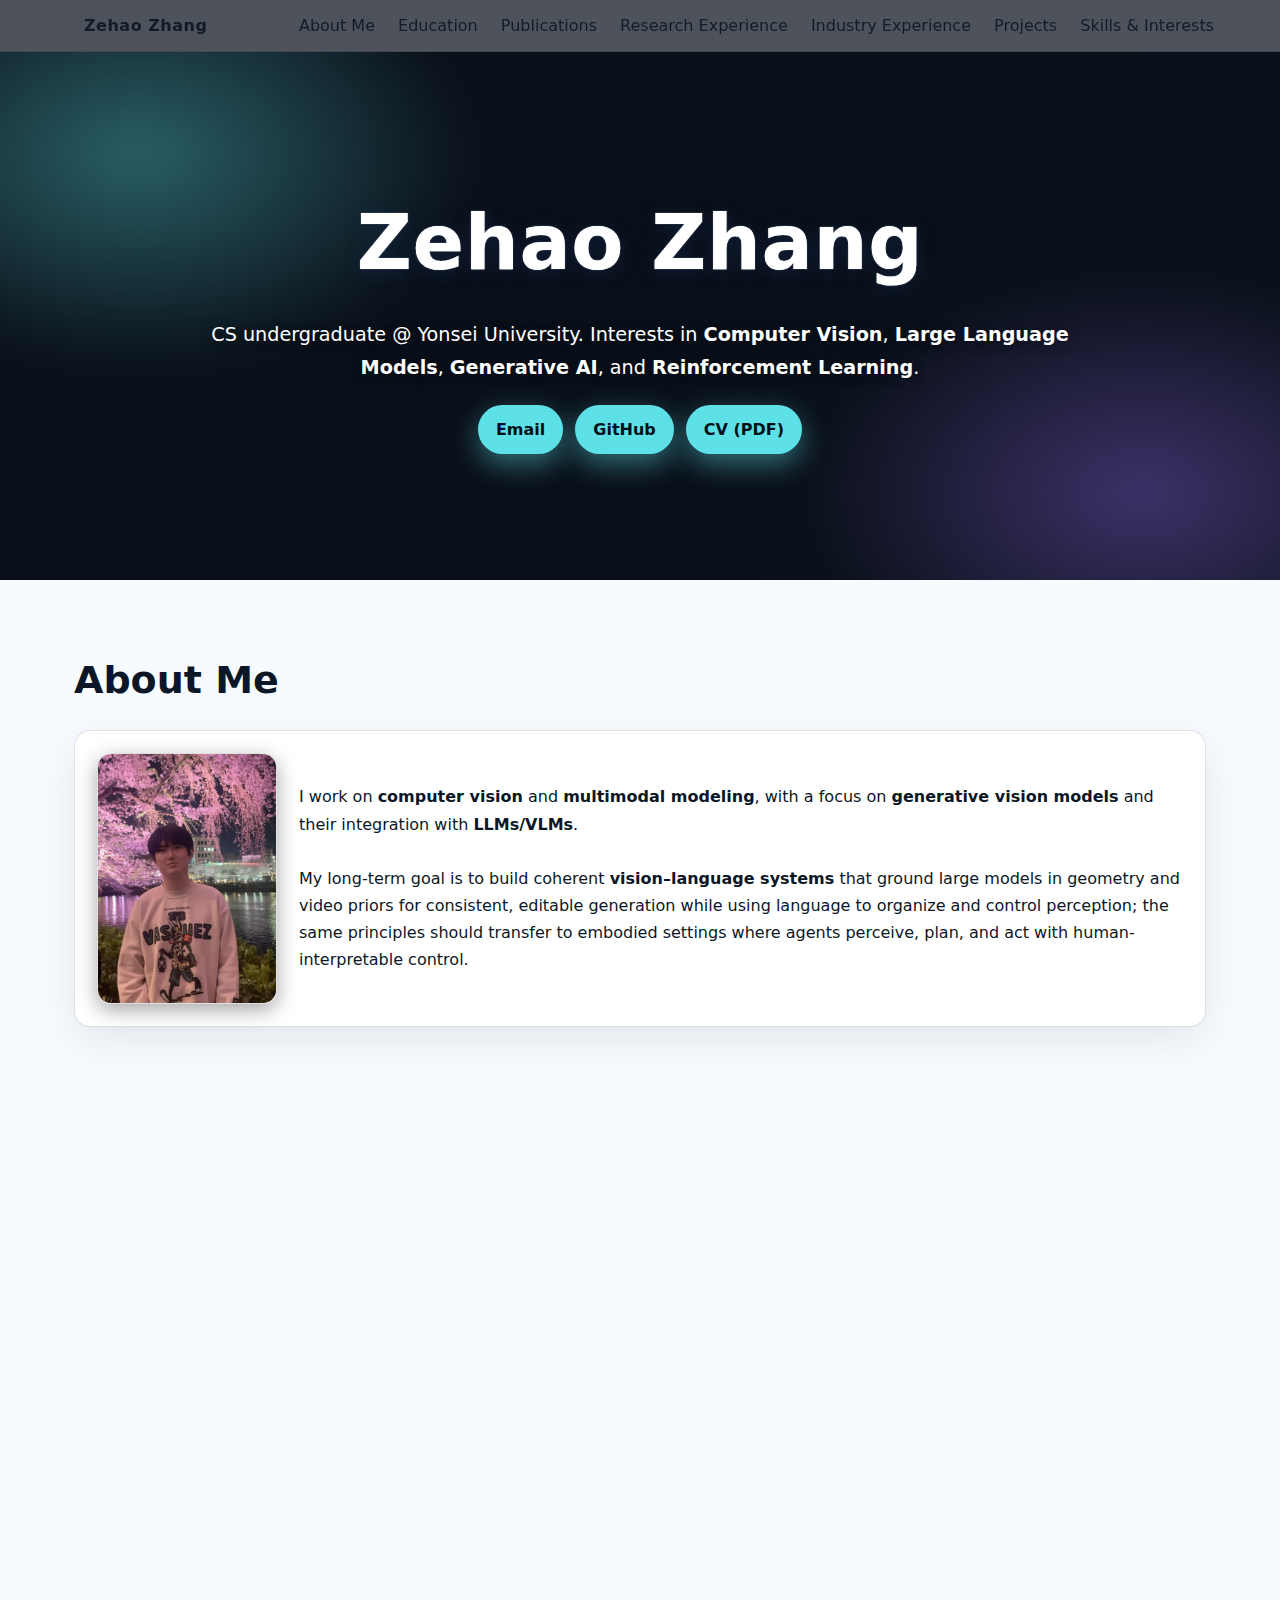
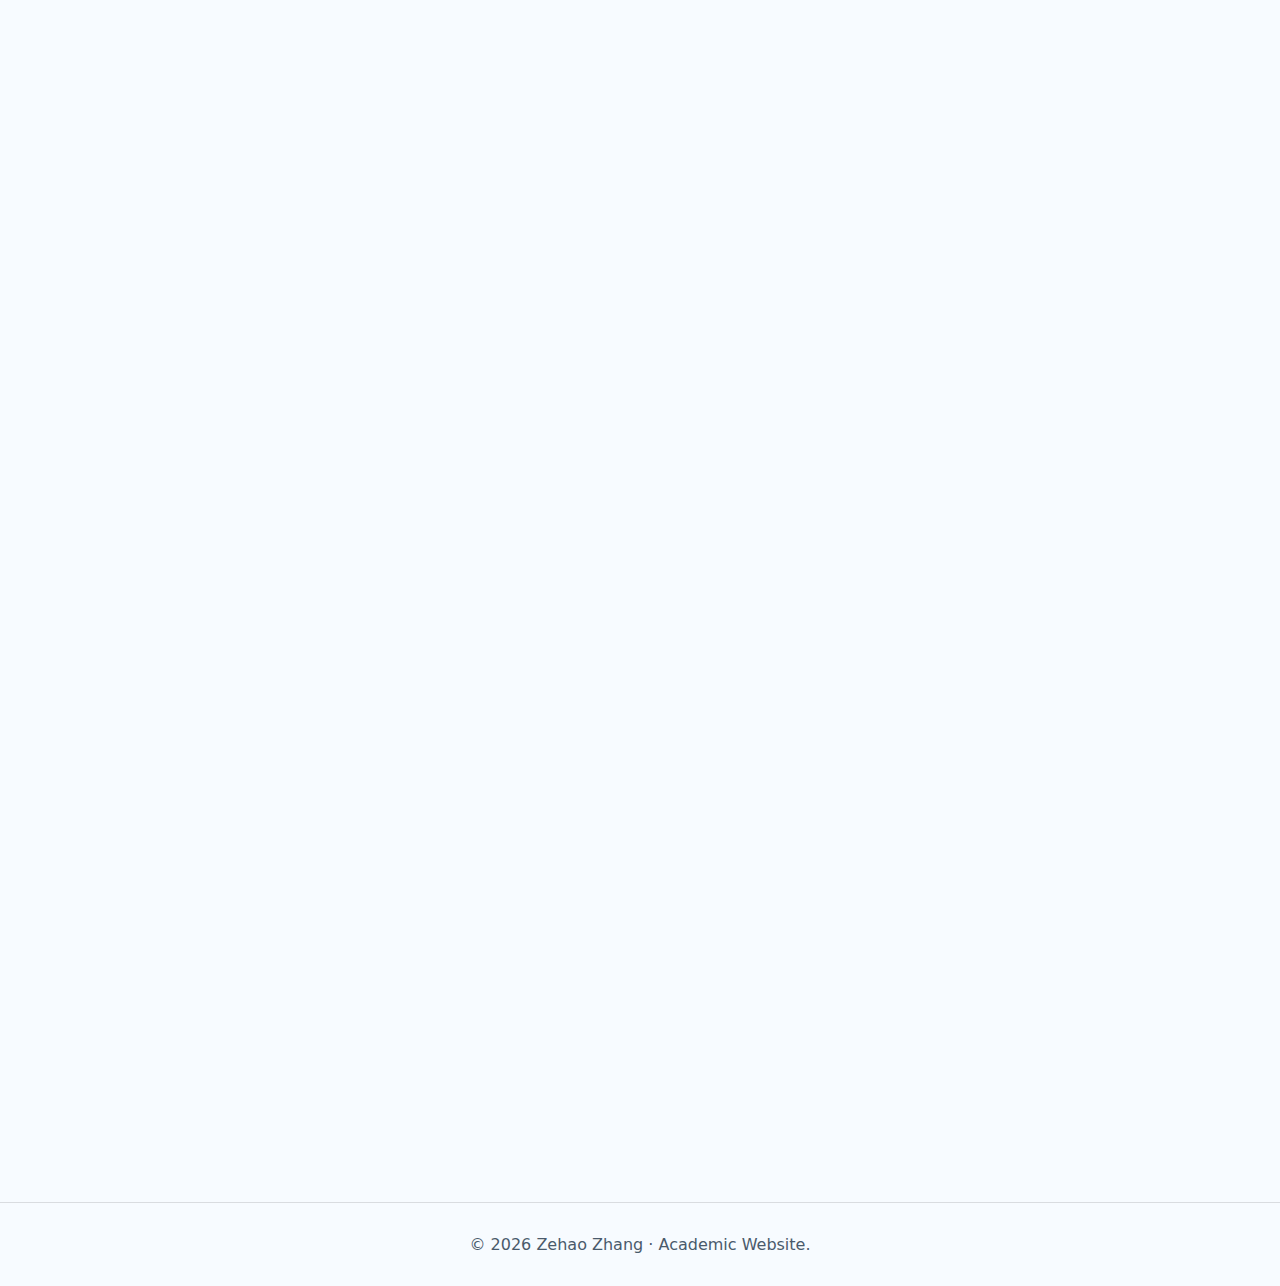
<file: index.html>
<!DOCTYPE html>
<html lang="en">
<head>
  <meta charset="UTF-8" />
  <meta name="viewport" content="width=device-width, initial-scale=1.0"/>
  <title>Zehao Zhang — Academic Website</title>
  <meta name="description" content="Zehao Zhang — CS undergraduate at Yonsei University. Computer Vision, Multimodal Modeling, Generative Vision Models, LLM/VLM."/>
  <style>
    :root{
      --bg:#0a0f16; --fg:#f8fbff; --muted:#d3e0f2; --accent:#5DE0E6;
      --card:#0f1830; --border:rgba(255,255,255,.16); --shadow:0 14px 40px rgba(0,0,0,.35);
    }
    @media (prefers-color-scheme: light){
      :root{ --bg:#f7fbff; --fg:#0b1726; --muted:#4a5a6b; --card:#ffffff; --border:rgba(0,0,0,.12); --shadow:0 14px 40px rgba(0,0,0,.08); }
    }
    *{box-sizing:border-box}
    html,body{margin:0;padding:0;background:var(--bg);color:var(--fg);
      font-family:Inter,system-ui,Segoe UI,Roboto,Helvetica,Arial,sans-serif;line-height:1.7;scroll-behavior:smooth}
    a{color:var(--fg);text-decoration:none}
    a:hover{opacity:.95}
    .container{max-width:1180px;margin:0 auto;padding:0 24px}

    .nav{position:sticky;top:0;z-index:50;background:rgba(13,18,28,.72);
      backdrop-filter:blur(10px);border-bottom:1px solid var(--border)}
    .nav-inner{display:flex;align-items:center;justify-content:space-between;padding:12px 16px}
    .logo{font-weight:900;letter-spacing:.5px}
    .nav a{color:var(--fg);opacity:.92;margin-left:18px;font-size:1rem}
    .nav a:hover,.nav a.active{opacity:1}

    .hero{position:relative;min-height:56vh;display:grid;place-items:center;overflow:hidden}
    .hero .inner{text-align:center;padding:58px 0;position:relative;z-index:2}
    .hero h1{font-size:clamp(40px,7vw,76px);margin:0 0 12px;letter-spacing:.6px;color:#fff;text-shadow:0 3px 16px rgba(20,40,80,.55),0 0 1px #fff;font-weight:900}
    .hero p{color:#fff;font-size:1.2rem;margin:12px auto 20px;max-width:880px;text-shadow:0 2px 12px rgba(0,0,0,.35)}
    .btns{display:flex;gap:12px;justify-content:center;margin-top:8px;flex-wrap:wrap}
    .btn{padding:11px 18px;border-radius:999px;background:var(--accent);color:#001018;font-weight:800;box-shadow:0 10px 28px rgba(93,224,230,.45);border:0;font-size:1rem}
    .btn.ghost{position:relative;background:rgba(255,255,255,.14);color:#fff;border:1.6px solid rgba(255,255,255,.85);font-weight:800;text-shadow:0 1px 6px rgba(0,0,0,.45);box-shadow:0 10px 28px rgba(0,0,0,.45),inset 0 0 0 9999px rgba(255,255,255,.05)}
    .btn.ghost:hover{background:rgba(255,255,255,.22);transform:translateY(-1px)}
    @media (prefers-color-scheme: light){ .btn.ghost{background:rgba(0,0,0,.08);color:#0b1726;border:1.6px solid rgba(0,0,0,.75);text-shadow:none;box-shadow:0 10px 24px rgba(0,0,0,.12),inset 0 0 0 9999px rgba(0,0,0,.03)} .btn.ghost:hover{background:rgba(0,0,0,.14)} }
    .anim-gradient{position:absolute;inset:-20%;background:
      radial-gradient(560px 360px at 22% 28%,rgba(93,224,230,.38),transparent 60%),
      radial-gradient(560px 360px at 78% 74%,rgba(161,113,255,.34),transparent 60%),
      linear-gradient(120deg,#0a1018,#0a111c); filter:blur(18px);animation:float 16s ease-in-out infinite alternate;z-index:0}
    @keyframes float{to{transform:translateY(-20px)}}

    section{padding:68px 0}
    h2{font-size:clamp(26px,3.2vw,38px);margin:0 0 18px}
    .muted{color:var(--muted)}
    .block{background:var(--card);border:1px solid var(--border);border-radius:16px;padding:22px;margin:14px 0;box-shadow:var(--shadow)}
    .timeline{border-left:2px solid var(--border);padding-left:16px}
    .tl{margin:10px 0}

    .about-flex{display:flex;gap:22px;align-items:center;flex-wrap:wrap}
    .about-pic{width:180px;border-radius:14px;box-shadow:0 6px 20px rgba(0,0,0,.35);border:1px solid var(--border)}
    .about-text{flex:1 1 420px;min-width:300px;text-align:left}

    .media{display:flex;gap:22px;align-items:flex-start;flex-wrap:wrap}
    .media-img{flex:0 0 360px;width:360px;max-width:100%;border-radius:12px;border:1px solid var(--border);box-shadow:0 8px 20px rgba(0,0,0,.4)}
    .media-body{flex:1 1 520px;min-width:300px}

    .row{display:flex;gap:16px;flex-wrap:wrap}
    .left{flex:0 0 160px;white-space:nowrap}
    .right{flex:1 1 auto}

    .reveal{opacity:0;transform:translateY(10px);transition:all .6s ease}
    .reveal.visible{opacity:1;transform:none}

    footer{padding:28px 0;border-top:1px solid var(--border);text-align:center;color:var(--muted)}

    @media (max-width: 860px){
      .media-img{flex:1 1 100%;width:100%}
      .about-pic{width:160px}
      .left{flex:0 0 120px}
    }

    .paper-title{margin:0 0 6px;font-weight:900;font-size:1.15rem}
    .authors{margin:0 0 12px;color:var(--muted)}
  </style>
</head>

<body>
  <!-- NAV -->
  <header class="nav">
    <div class="nav-inner container">
      <a class="logo" href="#top">Zehao Zhang</a>
      <nav>
        <a href="#about">About Me</a>
        <a href="#education">Education</a>
        <a href="#publications">Publications</a>
        <a href="#practice">Research Experience</a>
        <a href="#internships">Industry Experience</a>
        <a href="#projects">Projects</a>
        <a href="#contact">Skills &amp; Interests</a>
      </nav>
    </div>
  </header>

  <!-- HERO -->
  <section id="top" class="hero">
    <div class="inner reveal">
      <h1>Zehao Zhang</h1>
      <p>CS undergraduate @ Yonsei University. Interests in <strong>Computer Vision</strong>,
         <strong>Large Language Models</strong>, <strong>Generative AI</strong>, and
         <strong>Reinforcement Learning</strong>.</p>
      <div class="btns">
        <a class="btn" href="mailto:taekho@yonsei.ac.kr">Email</a>
        <a class="btn" href="https://github.com/Fizzz9" target="_blank" rel="noreferrer">GitHub</a>
        <a class="btn" href="/assets/cv.pdf" target="_blank" rel="noreferrer">CV (PDF)</a>
      </div>
    </div>
    <div class="anim-gradient"></div>
  </section>

  <!-- ABOUT ME -->
  <section id="about">
    <div class="container reveal">
      <h2>About Me</h2>
      <div class="block">
        <div class="about-flex">
          <img src="/assets/img/1.jpg" alt="Zehao Zhang" class="about-pic">
          <div class="about-text">
            I work on <strong>computer vision</strong> and <strong>multimodal modeling</strong>, with a focus on
            <strong>generative vision models</strong> and their integration with <strong>LLMs/VLMs</strong>.
            <br/><br/>
            My long-term goal is to build coherent <strong>vision–language systems</strong> that ground large models in
            geometry and video priors for consistent, editable generation while using language to organize and control perception;
            the same principles should transfer to embodied settings where agents perceive, plan, and act with human-interpretable control.
          </div>
        </div>
      </div>
    </div>
  </section>

  <!-- EDUCATION -->
  <section id="education">
    <div class="container reveal">
      <h2>Education</h2>
      <div class="timeline">
        <div class="tl">
          <strong>Yonsei University</strong>, B.S. in Computer Science
          <div class="muted">Mar. 2021 – Jan. 2026 (Expected) · Seoul, South Korea</div>
        </div>
      </div>
    </div>
  </section>

  <!-- PUBLICATIONS -->
  <section id="publications">
    <div class="container reveal">
      <h2>Publications</h2>
      <div class="block">
        <div class="media">
          <img src="/assets/img/2.png" alt="HumanGenesis Project" class="media-img">
          <div class="media-body">
            <div class="paper-title">HumanGenesis: Agent-Based Geometric and Generative Modeling for Synthetic Human Dynamics</div>
            <div class="authors">Weiqi Li, <strong>Zehao Zhang</strong>, Liang Lin, Guangrun Wang</div>
            <p>
              <strong>HumanGenesis</strong> couples geometric reconstruction with generative refinement to synthesize
              temporally consistent human motion from monocular inputs; a <em>Reflector</em> brings human-in-the-loop
              corrections to reduce drift and improve perceptual fidelity for animation and reenactment.
            </p>
            <div class="btns" style="justify-content:flex-start">
              <a class="btn ghost" href="https://liwq229.github.io/humangenesis" target="_blank" rel="noreferrer">Project Page</a>
              <a class="btn ghost" href="https://arxiv.org/abs/2508.09858" target="_blank" rel="noreferrer">arXiv</a>
            </div>
          </div>
        </div>
      </div>
    </div>
  </section>

  <!-- RESEARCH EXPERIENCE -->
  <section id="practice">
    <div class="container reveal">
      <h2>Research Experience</h2>
      <div class="block">
        <div class="media">
          <img src="/assets/img/3.png" alt="Attention-Conditional Diffusion (ACD)" class="media-img">
          <div class="media-body">
            <div class="row">
              <div class="left"><strong>2024.12 – 2025.09</strong></div>
              <div class="right">
                <strong>Attention-Conditional Diffusion for Video</strong><br/>
                <em>Research intern with Prof. Guangrun Wang (Sun Yat-sen University)</em>
                <p style="margin-top:8px">
                  Inject supervised attention for controllable conditioning and design a sparse 3D-aware layout with ControlNet
                  plus automated annotation, improving semantic/spatial alignment and temporal consistency while reducing artifacts.
                </p>
              </div>
            </div>
          </div>
        </div>
      </div>
    </div>
  </section>

  <!-- INDUSTRY EXPERIENCE -->
  <section id="internships">
    <div class="container reveal">
      <h2>Industry Experience</h2>
      <div class="block">
        <div class="media">
          <img src="/assets/img/4.png" alt="Lenovo AI Lab Internship" class="media-img">
          <div class="media-body">
            <div class="row">
              <div class="left"><strong>2023.10 – 2024.01</strong></div>
              <div class="right">
                <strong>Research Intern — Lenovo AI Lab</strong><br/>
                Object-detection pipeline development in <em>PyTorch</em>; controlled comparisons of detector families and training
                recipes (accuracy/latency/memory), optimized data curation and deployment to raise throughput without sacrificing quality.
              </div>
            </div>
          </div>
        </div>
      </div>
    </div>
  </section>

  <!-- PROJECTS (LLM / NLP) -->
  <section id="projects">
    <div class="container reveal">
      <h2>Projects (LLM / NLP)</h2>

      <div class="block">
        <div class="row">
          <div class="left"><strong>2025.03 – 2025.07</strong></div>
          <div class="right">
            <strong>Tiny Reasoning Agent (Distillation)</strong><br/>
            Distilled chain-of-thought and tool-use behaviors into tiny LMs under ReAct, improving sample efficiency and stability on multi-step reasoning.
          </div>
        </div>
      </div>

      <div class="block">
        <div class="row">
          <div class="left"><strong>2024.11 – 2025.01</strong></div>
          <div class="right">
            <strong>Reduce Perplexity for LLaMA-3.2-1B</strong><br/>
            Continued pretraining on a Korean corpus with PEFT (LoRA) and prompting ablations to strengthen linguistic robustness.
          </div>
        </div>
      </div>

      <div class="block">
        <div class="row">
          <div class="left"><strong>2024.09 – 2024.11</strong></div>
          <div class="right">
            <strong>ReAct Agents &amp; Prompting Strategies</strong><br/>
            Compared Few-Shot, Self-Ask/Consistency/Refine within ReAct on QA/interactive tasks; moderate structure improves reliability, over-stacking harms it.
          </div>
        </div>
      </div>

      <div class="block">
        <div class="row">
          <div class="left"><strong>2024.07 – 2024.08</strong></div>
          <div class="right">
            <strong>CoT vs. ToT Reasoning</strong><br/>
            Benchmarked chain- vs tree-structured prompting; ToT generally wins, CoT competitive in low-data regimes.
          </div>
        </div>
      </div>

      <!-- LLaMA-2：精简到 1.5-2 行 -->
      <div class="block">
        <div class="row">
          <div class="left"><strong>2024.05 – 2024.06</strong></div>
          <div class="right">
            <strong>Analysis &amp; Implementation of LLaMA-2 Features</strong><br/>
            Re-implemented Rotary PE, Pre-Norm, SwiGLU, RMSNorm, and GQA; linked each to a vanilla-Transformer weakness
            (positional aliasing, gradient flow, activation efficiency, stability, KV reuse) to explain training/inference benefits.
          </div>
        </div>
      </div>

    </div>
  </section>

  <!-- SKILLS & INTERESTS -->
  <section id="contact">
    <div class="container reveal">
      <h2>Skills &amp; Interests</h2>
      <div class="block">
        <p><strong>Skills.</strong> Languages: Python, C/C++, JavaScript/TypeScript.  Frameworks: PyTorch, PyTorch Lightning, CUDA/TensorRT, OpenCV, FastAPI.  Tooling: Linux, Git, Docker, tmux, ffmpeg, Weights&amp;Biases, HuggingFace, NVIDIA Nsight.  Training: DDP, AMP, LoRA/PEFT; data/experiment pipelines and evaluation.</p>
        <p><strong>Interests.</strong> Travel, Music, Violin, League of Legends.</p>
      </div>
    </div>
  </section>

  <footer>
    <div class="container">© <span id="year"></span> Zehao Zhang · Academic Website.</div>
  </footer>

  <script>
    const obs = new IntersectionObserver((entries)=>entries.forEach(e=>{ if(e.isIntersecting) e.target.classList.add('visible') }), {threshold:.12});
    document.querySelectorAll('.reveal').forEach(el=>obs.observe(el));
    document.getElementById('year').textContent = new Date().getFullYear();
  </script>
</body>
</html>
</file>
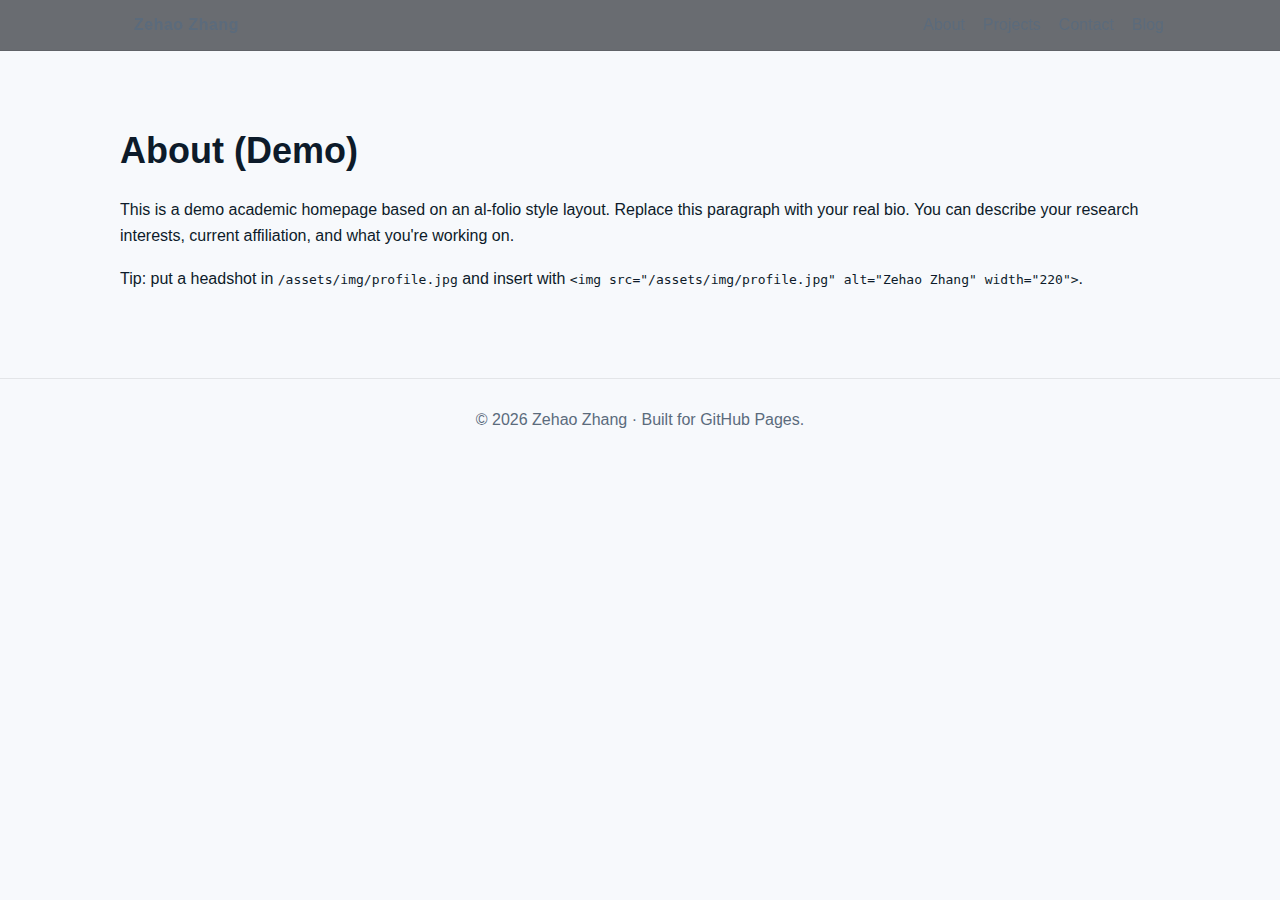
<file: pages/about.html>
<!DOCTYPE html><html lang="en"><head><meta charset="UTF-8">
<meta name="viewport" content="width=device-width, initial-scale=1.0">
<title>About — Zehao Zhang</title><link rel="stylesheet" href="/assets/css/style.css">
<link rel="icon" href="/assets/img/favicon.svg" type="image/svg+xml"/></head><body>
<header class="nav"><div class="nav-inner container">
<a class="logo" href="/">Zehao Zhang</a>
<nav><a href="/pages/about.html">About</a><a href="/pages/projects.html">Projects</a><a href="/pages/contact.html">Contact</a><a href="/pages/blog.html">Blog</a></nav>
</div></header>
<section class="section"><div class="container reveal"><h2>About (Demo)</h2>
<p>This is a demo academic homepage based on an al-folio style layout. Replace this paragraph with your real bio.
You can describe your research interests, current affiliation, and what you're working on.</p>
<p class="muted">Tip: put a headshot in <code>/assets/img/profile.jpg</code> and insert with
<code>&lt;img src="/assets/img/profile.jpg" alt="Zehao Zhang" width="220"&gt;</code>.</p></div></section>
<footer class="footer"><div class="container">© <span id="year"></span> Zehao Zhang · Built for GitHub Pages.</div></footer><script src="/assets/js/main.js"></script></body></html>
</file>
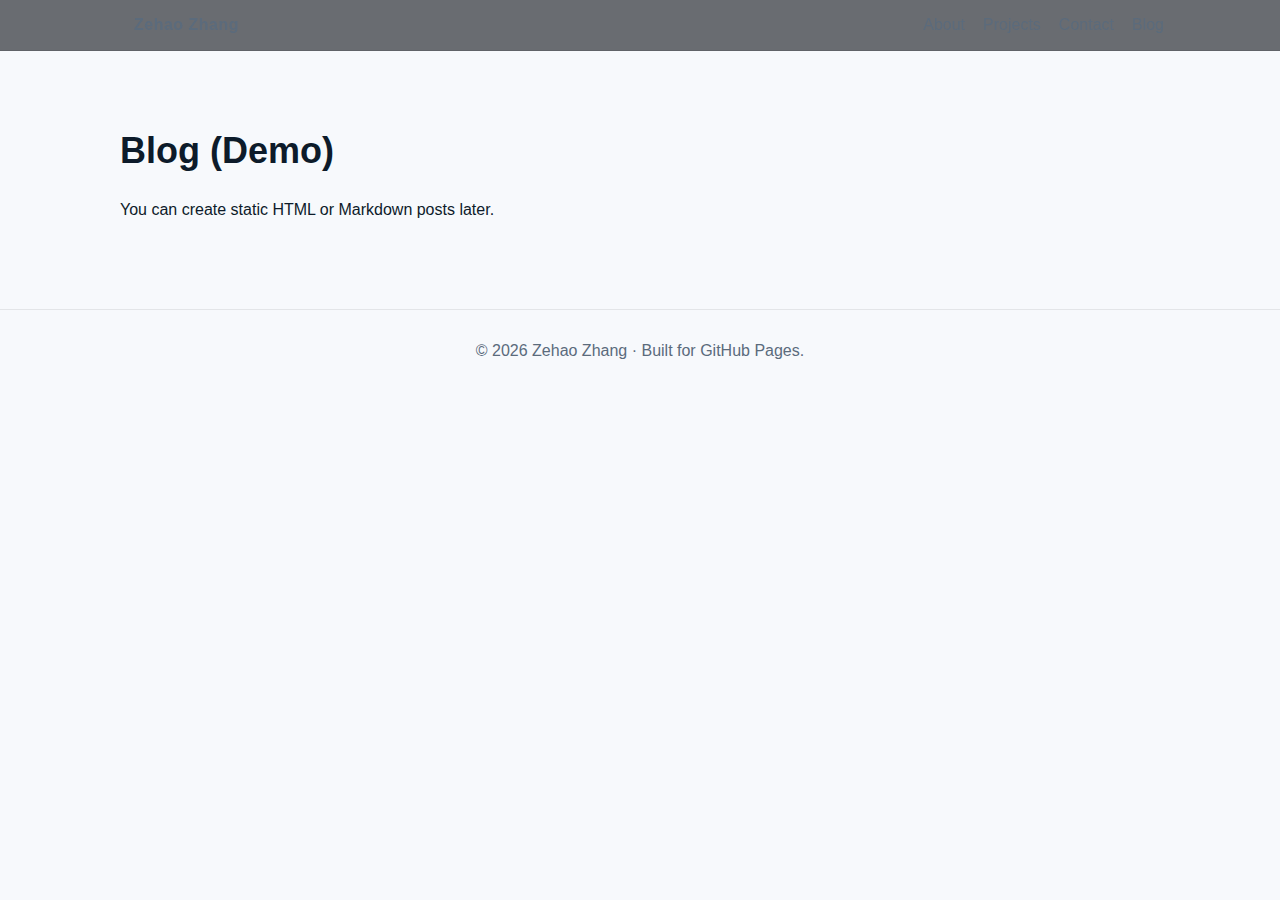
<file: pages/blog.html>
<!DOCTYPE html><html lang="en"><head><meta charset="UTF-8">
<meta name="viewport" content="width=device-width, initial-scale=1.0">
<title>Blog — Zehao Zhang</title><link rel="stylesheet" href="/assets/css/style.css">
<link rel="icon" href="/assets/img/favicon.svg" type="image/svg+xml"/></head><body>
<header class="nav"><div class="nav-inner container">
<a class="logo" href="/">Zehao Zhang</a>
<nav><a href="/pages/about.html">About</a><a href="/pages/projects.html">Projects</a><a href="/pages/contact.html">Contact</a><a href="/pages/blog.html">Blog</a></nav>
</div></header>
<section class="section"><div class="container reveal"><h2>Blog (Demo)</h2>
<p class="muted">You can create static HTML or Markdown posts later.</p>
</div></section>
<footer class="footer"><div class="container">© <span id="year"></span> Zehao Zhang · Built for GitHub Pages.</div></footer><script src="/assets/js/main.js"></script></body></html>
</file>
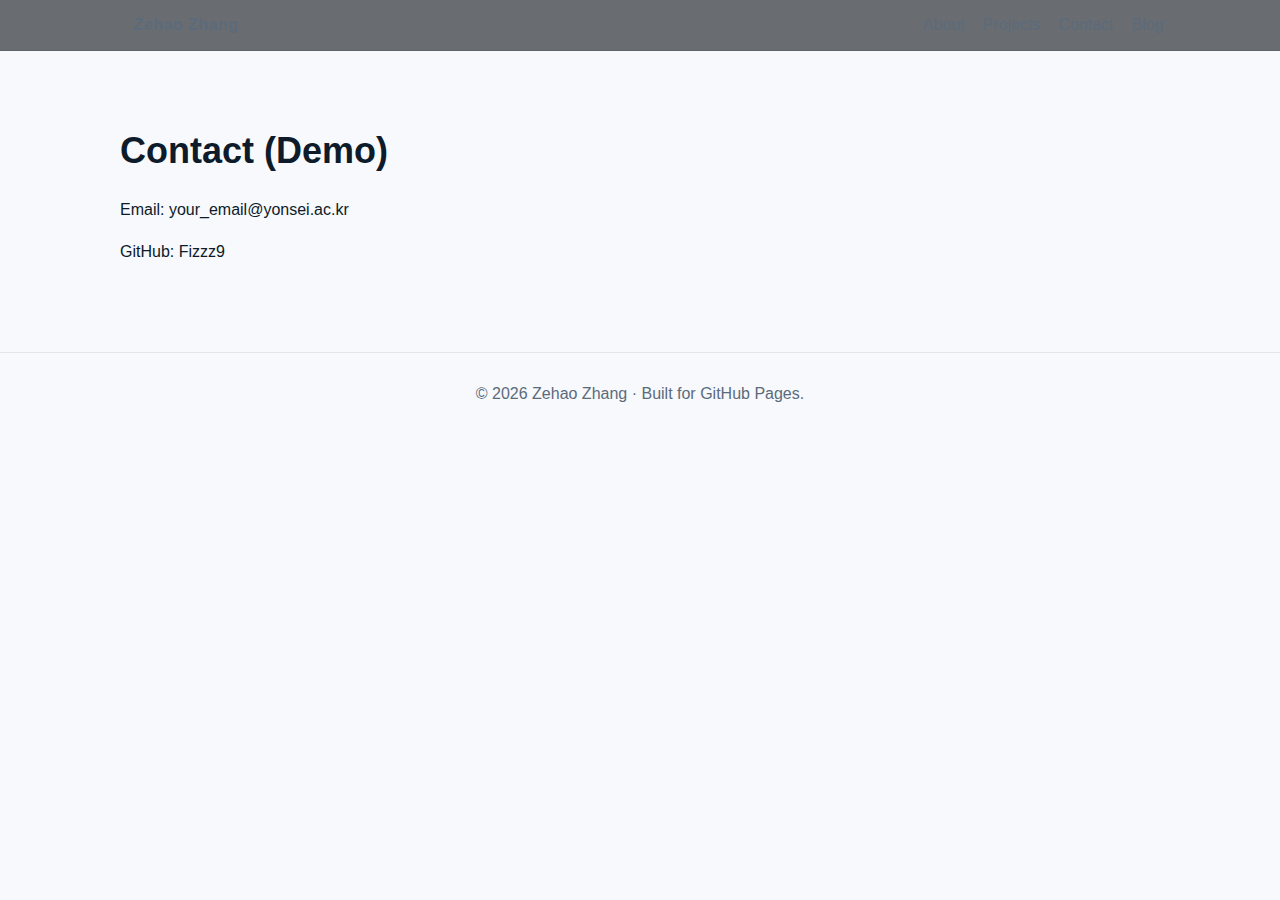
<file: pages/contact.html>
<!DOCTYPE html><html lang="en"><head><meta charset="UTF-8">
<meta name="viewport" content="width=device-width, initial-scale=1.0">
<title>Contact — Zehao Zhang</title><link rel="stylesheet" href="/assets/css/style.css">
<link rel="icon" href="/assets/img/favicon.svg" type="image/svg+xml"/></head><body>
<header class="nav"><div class="nav-inner container">
<a class="logo" href="/">Zehao Zhang</a>
<nav><a href="/pages/about.html">About</a><a href="/pages/projects.html">Projects</a><a href="/pages/contact.html">Contact</a><a href="/pages/blog.html">Blog</a></nav>
</div></header>
<section class="section"><div class="container reveal"><h2>Contact (Demo)</h2>
<p>Email: <a href="mailto:your_email@yonsei.ac.kr">your_email@yonsei.ac.kr</a></p>
<p>GitHub: <a href="https://github.com/Fizzz9" target="_blank" rel="noreferrer">Fizzz9</a></p>
</div></section>
<footer class="footer"><div class="container">© <span id="year"></span> Zehao Zhang · Built for GitHub Pages.</div></footer><script src="/assets/js/main.js"></script></body></html>
</file>
<file: assets/css/style.css>
:root{--bg:#0b0f15;--fg:#e9eef5;--muted:#a3b0c2;--accent:#5DE0E6;--card2:#0e1422;--border:rgba(255,255,255,.08)}
@media (prefers-color-scheme: light){:root{--bg:#f7f9fc;--fg:#0d1b2a;--muted:#5b6b7c;--card2:#ffffff;--border:rgba(0,0,0,.08)}}
*{box-sizing:border-box}html,body{margin:0;padding:0;background:var(--bg);color:var(--fg);font-family:Inter,-apple-system,BlinkMacSystemFont,Segoe UI,Roboto,Helvetica,Arial,sans-serif;line-height:1.65}
a{color:var(--fg);text-decoration:none}a:hover{opacity:.9}.container{max-width:1080px;margin:0 auto;padding:0 20px}
.nav{position:sticky;top:0;z-index:50;background:rgba(10,14,20,.6);backdrop-filter:blur(10px);border-bottom:1px solid var(--border)}
.nav-inner{display:flex;align-items:center;justify-content:space-between;padding:12px 16px}.logo{font-weight:800;letter-spacing:.5px}
.nav a{color:var(--muted);margin-left:18px}.nav a.active,.nav a:hover{color:var(--fg)}
.hero{position:relative;min-height:78vh;display:grid;place-items:center;overflow:hidden}
.hero .inner{text-align:center;padding:48px 0}.hero h1{font-size:clamp(36px,6vw,68px);margin:0 0 10px 0}.hero p{color:var(--muted);font-size:1.1rem;margin:6px 0 16px}
.btns{display:flex;gap:12px;justify-content:center;margin-top:10px}.btn{padding:10px 16px;border-radius:999px;background:var(--accent);color:#001018;font-weight:700;box-shadow:0 6px 24px rgba(93,224,230,.25)}.btn.ghost{background:transparent;border:1px solid var(--border);color:var(--fg)}
.anim-gradient{position:absolute;inset:-20%;background:radial-gradient(600px 380px at 20% 30%,rgba(93,224,230,.28),transparent 60%),radial-gradient(600px 380px at 80% 70%,rgba(161,113,255,.25),transparent 60%),linear-gradient(120deg,#0b0f18,#090d14);filter:blur(22px);animation:float 16s ease-in-out infinite alternate;z-index:0}@keyframes float{to{transform:translateY(-20px)}}
.section{padding:70px 0}h2{font-size:clamp(24px,3.2vw,36px);margin:0 0 16px 0}
.grid{display:grid;grid-template-columns:repeat(auto-fit,minmax(280px,1fr));gap:16px}.card{background:var(--card2);border:1px solid var(--border);border-radius:16px;overflow:hidden;transition:transform .25s ease, box-shadow .25s ease}.card:hover{transform:translateY(-4px);box-shadow:0 16px 35px rgba(0,0,0,.35)}.card img{width:100%;display:block}.card .pad{padding:14px}
.tags{display:flex;gap:8px;flex-wrap:wrap;margin-top:8px}.tag{font-size:.8rem;color:var(--muted);background:rgba(255,255,255,.06);padding:4px 8px;border-radius:999px;border:1px solid var(--border)}
.footer{padding:28px 0;border-top:1px solid var(--border);text-align:center;color:var(--muted)}
.reveal{opacity:0;transform:translateY(10px);transition:all .6s ease}.reveal.visible{opacity:1;transform:none}
</file>
